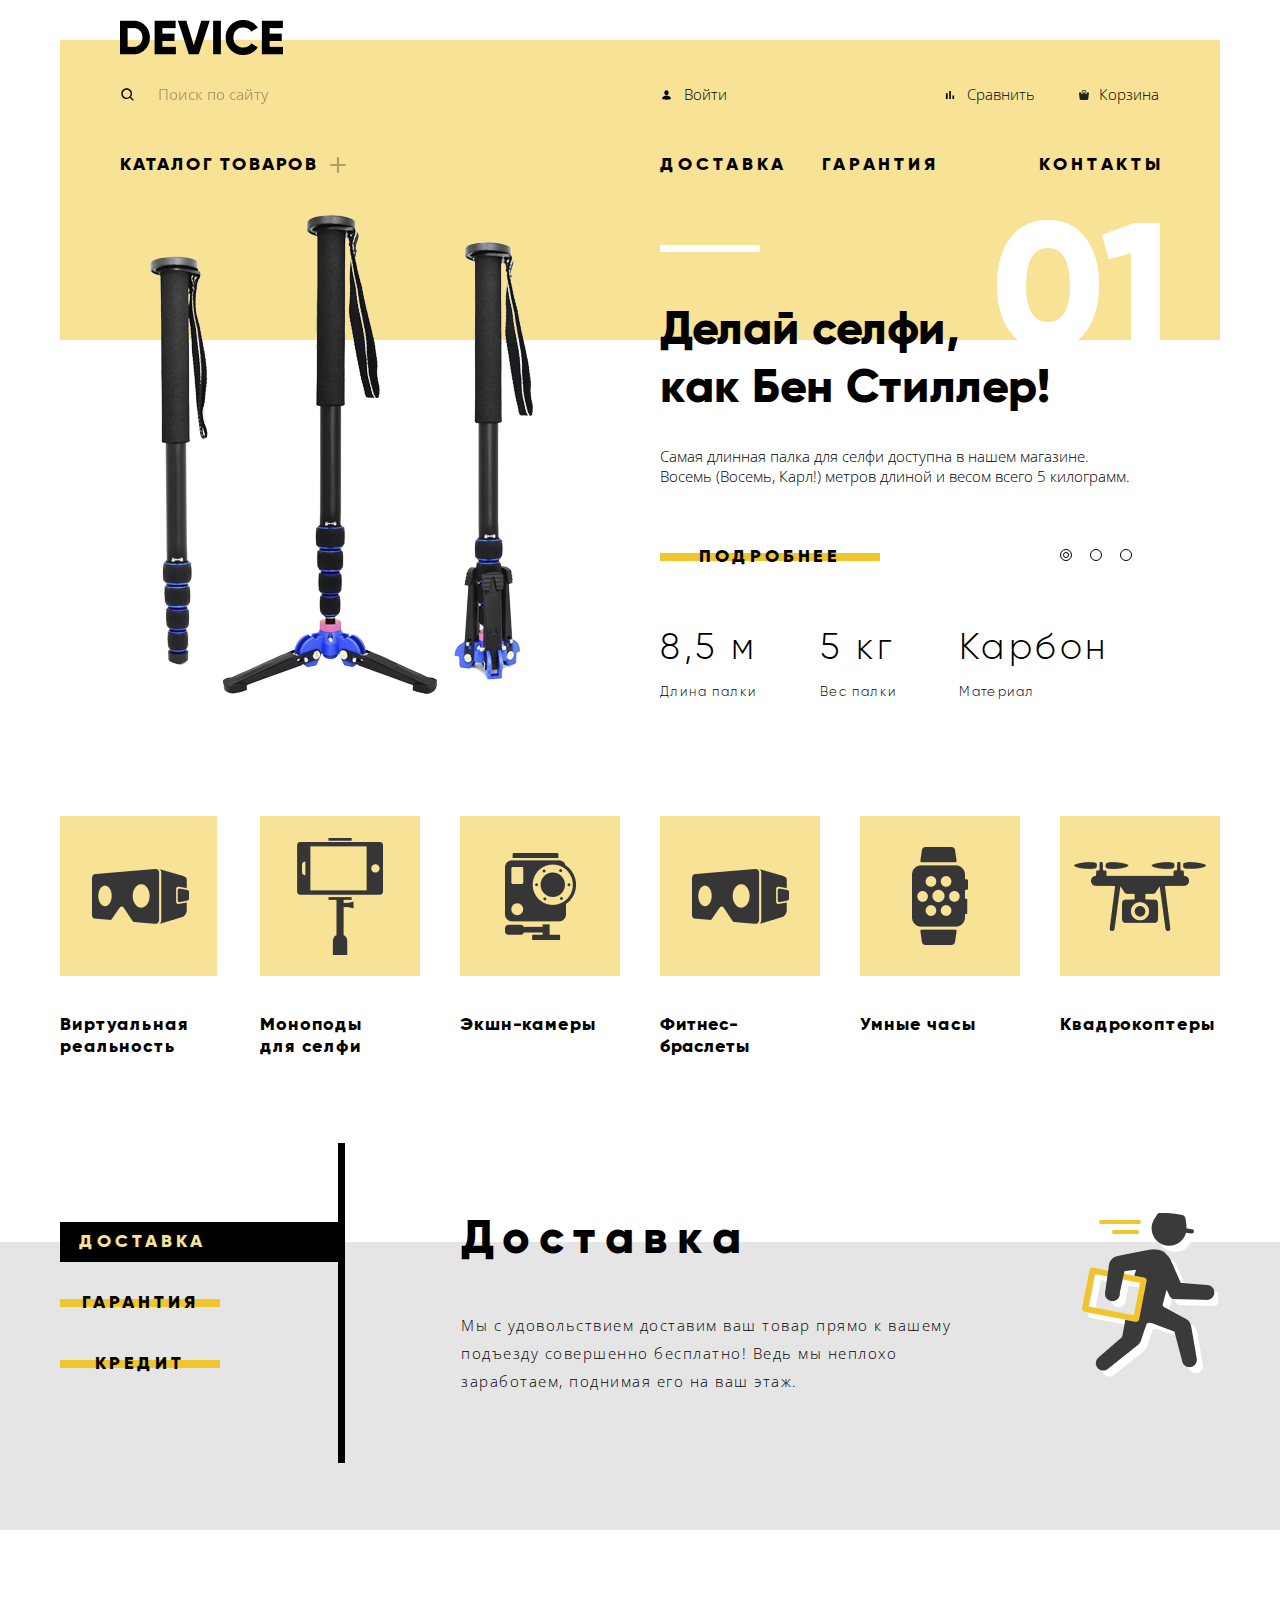
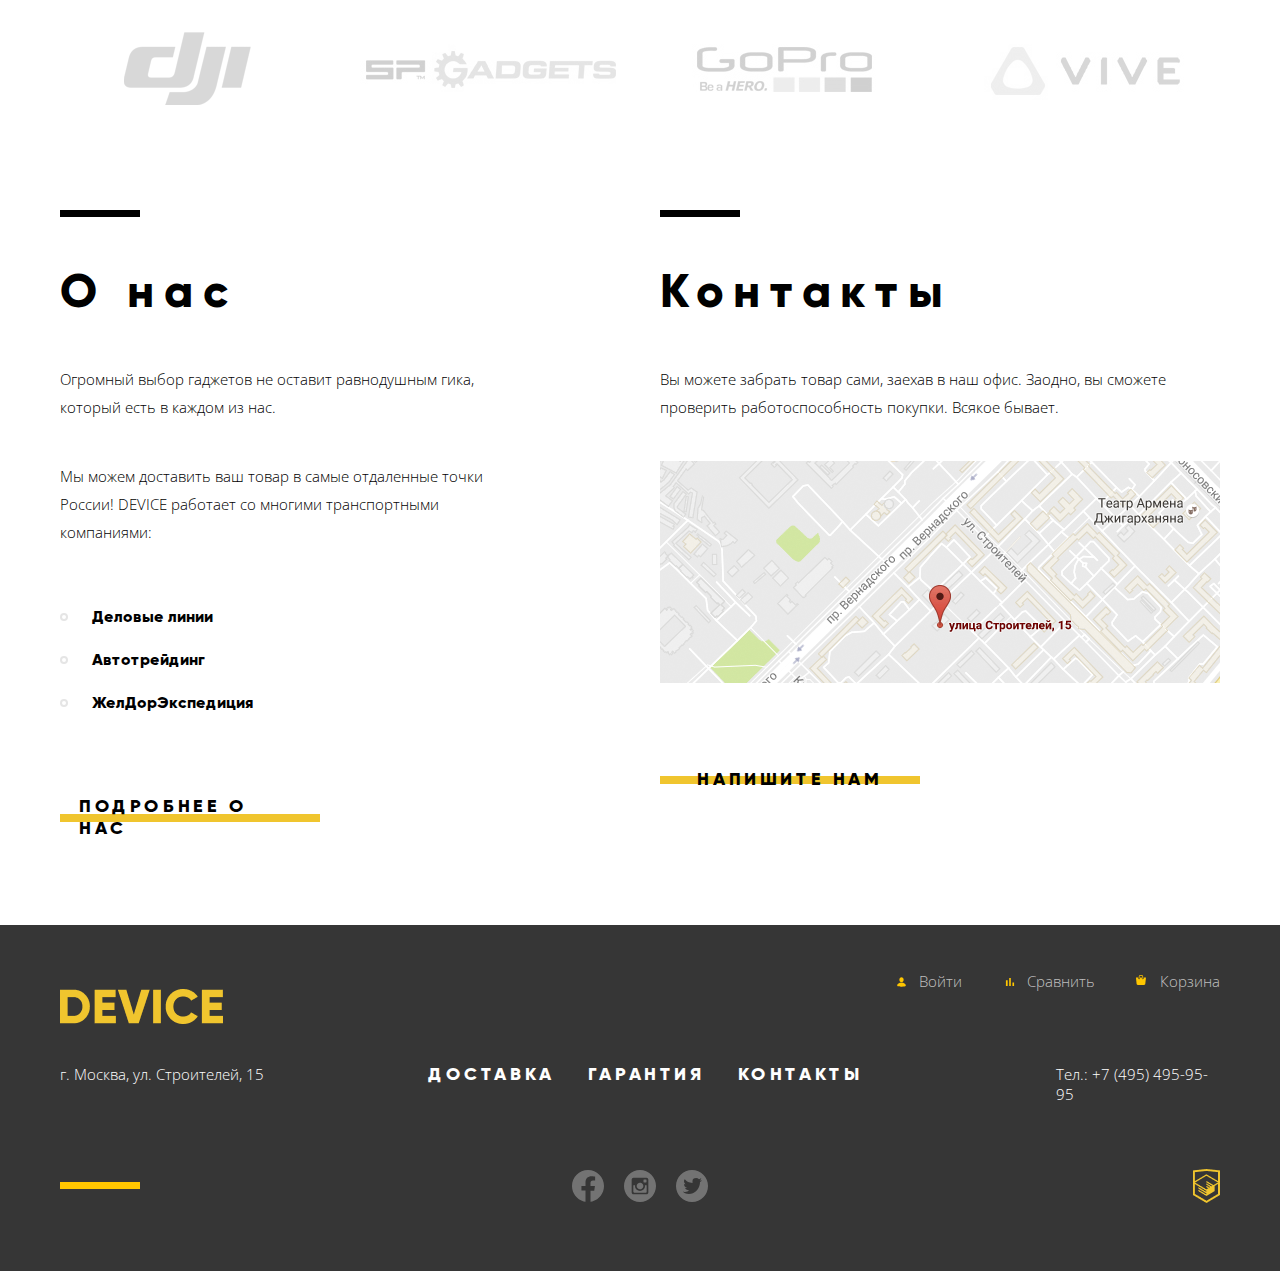
<file: index.html>
<!DOCTYPE html>
<html lang="ru">
<head>
  <meta charset="utf-8">
  <title>Девайс - Главная</title>
  <link href="https://fonts.googleapis.com/css2?family=Open+Sans:wght@300;400;600;700;800&display=swap"
        rel="stylesheet">
  <link rel="stylesheet" href="css/normalize.min.css">
  <link rel="stylesheet" href="css/style.min.css">
</head>
<body class="main-body">
<div class="container">
  <header class="main-header">
    <section class="header-upper-row">
      <h2 class="visually-hidden">Вверхняя строка с поиском и пользовательскими кнопками</h2>
      <a class="logo">
        <img src="img/logo.png" alt="лого верхний" width="163" height="35">
      </a>
      <form method="get" action="#" class="form-search">
        <label for="search-input" class="visually-hidden">
          Поиск
        </label>
        <input id="search-input" type="search" placeholder="Поиск по сайту" class="search-form__input">
        <button type="submit" class="search-form__button">Найти</button>
      </form>
      <ul class="header__user-menu">
        <li>
          <a href="#" class="link_login">Войти</a>
        </li>
        <li>
          <a href="#" class="link_compare">Сравнить</a>
        </li>
        <li>
          <a href="#" class="link_cart">Корзина</a>
        </li>
      </ul>
    </section>
    <nav class="header-main-nav">
      <ul class="header-main-nav__upper-menu">
        <li class="catalog-link">
          <a>Каталог товаров</a>
          <ul class="submenu">
            <li>
              <a href="#">Виртуальная реальность</a>
            </li>
            <li>
              <a href="#">Фитнес-браслеты</a>
            </li>
            <li>
              <a href="#">Квадрокоптер</a>
            </li>
            <li>
              <a href="catalog.html">Моноподы для селфи</a>
            </li>
            <li>
              <a href="#">Умные часы</a>
            </li>
            <li class="submenu__action-camera-option">
              <a href="#">Экшн-камеры</a>
            </li>
          </ul>
        </li>
        <li>
          <a href="#">Доставка</a>
        </li>
        <li>
          <a href="#">Гарантия</a>
        </li>
        <li>
          <a href="#">Контакты</a>
        </li>
      </ul>
    </nav>
  </header>
</div>
<main>
  <div class="container">
    <section class="slider-section">
      <h2 class="visually-hidden">Слайдер</h2>
      <ul class="promo-slider-list">
        <li>
          <article class="slider slider__slider-1 slider_active">
            <img class="promo-image" src="img/slider-1.png" alt="промо палка" width="384" height="486">
            <div class="promo-text">
              <h3>
                Делай селфи, <br>
                как Бен Стиллер!
              </h3>
              <p class="description">
                Самая длинная палка для селфи доступна в нашем магазине.
                Восемь (Восемь, Карл!) метров длиной и весом всего 5 килограмм.
              </p>
              <a href="#" class="button_interactive">Подробнее</a>
              <section class="full-description">
                <p class="property-value">8,5 м</p>
                <p class="property-value extra-margin">5 кг</p>
                <p class="property-value">Карбон</p>
                <p class="property-description">Длина палки</p>
                <p class="property-description  extra-margin">Вес палки</p>
                <p class="property-description">Материал</p>
              </section>
            </div>
          </article>
        </li>
        <li>
          <article class="slider slider__slider-2">
            <img class="promo-image" src="img/slider-2.png" alt="промо брасле" width="345" height="483">
            <div class="promo-text">
              <h3>
                Худеем<br>
                правильно!
              </h3>
              <p class="description">
                Мотивирующие фитнес-браслеты помогут найти в себе силы
                не&nbsp;пропускать занятия и соблюдать диету.
              </p>
              <a href="#" class="button_interactive">Подробнее</a>
              <section class="full-description">
                <p class="property-value">48 часов</p>
                <p class="property-description">Без подзарядки</p>
              </section>
            </div>
          </article>
        </li>
        <li>
          <article class="slider slider__slider-3">
            <img class="promo-image" src="img/slider-3.png" alt="промо квадрокоптер" width="526" height="334">
            <div class="promo-text">
              <h3>Порхает как бабочка, жалит как пчела!</h3>
              <p class="description">
                Этот обычный, на первый взгляд, квадрокоптер оснащен
                мощным лазером, замаскированным под стандартную камеру.
              </p>
              <a href="#" class="button_interactive">Подробнее</a>
              <section class="full-description">
                <p class="property-value">800 м</p>
                <p class="property-value">50 м</p>
                <p class="property-description">Дальность полета</p>
                <p class="property-description">Радиус поражения</p>
              </section>
            </div>
          </article>
        </li>
      </ul>
      <ul class="slider-controls">
        <li>
          <a href="#" aria-label="1й слайдер"
             class="button_slider-control button_slider-control_active button_slider-control-1"></a>
        </li>
        <li>
          <a href="#" aria-label="2й слайдер" class="button_slider-control button_slider-control-2"></a>
        </li>
        <li>
          <a href="#" aria-label="3й слайдер" class="button_slider-control button_slider-control-3"></a>
        </li>
      </ul>
    </section>
    <section class="product-type-section">
      <h2 class="visually-hidden">Типы продуктов</h2>
      <ul>
        <li>
          <a href="#" class="product-type product-type__virtual-reality short-width">Виртуальная реальность</a>
        </li>
        <li>
          <a href="#" class="product-type product-type__monopod">
            Моноподы<br>
            для селфи
          </a>
        </li>
        <li>
          <a href="#" class="product-type product-type__action-camera">Экшн-камеры</a>
        </li>
        <li>
          <a href="#" class="product-type product-type__fitness-tracker normal-spacing">Фитнес-браслеты</a>
        </li>
        <li>
          <a href="#" class="product-type product-type__smart-watch">Умные часы</a>
        </li>
        <li>
          <a href="#" class="product-type product-type__quodrohelicopter">Квадрокоптеры</a>
        </li>
      </ul>
    </section>
  </div>
  <section class="service-section">
    <div class="container">
      <h2 class="visually-hidden">Сервисы</h2>
      <ul class="service-list">
        <li>
          <a href="#" class="button_interactive button_interactive_active button_delivery-control">Доставка</a>
        </li>
        <li>
          <a href="#" class="button_interactive button_warranty-control">Гарантия</a>
        </li>
        <li>
          <a href="#" class="button_interactive button_credit-control">Кредит</a>
        </li>
      </ul>
      <ul class="service-slider">
        <li class="service-slide service-slider__delivery service-slider_active">
          <h3>Доставка</h3>
          <p>
            Мы с удовольствием доставим ваш товар прямо к вашему<br>
            подъезду совершенно бесплатно! Ведь мы неплохо<br>
            заработаем, поднимая его на ваш этаж.
          </p>
        </li>
        <li class="service-slide service-slider__warranty">
          <h3>Гарантия</h3>
          <p>
            Если из-за возгорания купленного у нас товара у вас сгорит дом &mdash; <br>
            не переживайте, мы выдадим вам новый. <br>
            Товар, не дом, конечно же.
          </p>
        </li>
        <li class="service-slide service-slider__credit">
          <h3>Кредит</h3>
          <p>
            Залезть в долговую яму стало проще! Кредитные консультанты<br>
            подберут для вас наиболее выгодные<br>
            условия кредита. Выгодные для нашего банка, разумеется.
          </p>
        </li>
      </ul>
    </div>
  </section>
  <div class="container">
    <section class="partner-section">
      <h2 class="visually-hidden">Партнеры</h2>
      <ul class="partner-list">
        <li>
          <a href="#">
            <img src="img/partner-logo-1.png" alt="партнер" width="260" height="100">
          </a>
        </li>
        <li>
          <a href="#">
            <img src="img/partner-logo-2.png" alt="партнер" width="260" height="100">
          </a>
        </li>
        <li>
          <a href="#">
            <img src="img/partner-logo-3.png" alt="партнер" width="260" height="100">
          </a>
        </li>
        <li>
          <a href="#">
            <img src="img/partner-logo-4.png" alt="партнер" width="260" height="100">
          </a>
        </li>
      </ul>
    </section>
    <div class="about-us-and-contact-div">
      <section class="about-us-section">
        <h2>О нас</h2>
        <p>Огромный выбор гаджетов не оставит равнодушным гика, который есть в каждом из нас.</p>
        <p>Мы можем доставить ваш товар в самые отдаленные точки России! DEVICE работает со многими транспортными
          компаниями:</p>
        <ul class="delivery-list">
          <li>Деловые линии</li>
          <li>Автотрейдинг</li>
          <li>ЖелДорЭкспедиция</li>
        </ul>
        <a href="#" class="button_interactive">Подробнее о нас</a>
      </section>
      <section class="contact-section">
        <h2>Контакты</h2>
        <p>Вы можете забрать товар сами, заехав в наш офис. Заодно, вы сможете проверить работоспособность покупки.
          Всякое
          бывает.</p>
        <a class="button-open-map" href="https://goo.gl/maps/5ifxFmitKQq85PV86">
          <img src="img/map-small.png" alt="карта" width="560" height="222">
        </a>
        <a href="writetous.html" class="button_interactive button_write-to-us">Напишите нам</a>
      </section>
    </div>
  </div>
</main>
<footer class="main-footer">
  <div class="container">
    <div class="footer__upper-row">
      <a class="logo">
        <img src="img/logo-yellow.png" alt="Лого нижний" width="163" height="35">
      </a>
      <ul class="footer__user-menu">
        <li>
          <a href="#" class="link_login">Войти</a>
        </li>
        <li>
          <a href="#" class="link_compare">Сравнить</a>
        </li>
        <li>
          <a href="#" class="link_cart">Корзина</a>
        </li>
      </ul>
    </div>
    <div class="footer__middle-row">
      <p class="middle-row__address">г. Москва, ул. Строителей, 15</p>
      <ul class="footer-nav">
        <li>
          <a href="#">Доставка</a>
        </li>
        <li>
          <a href="#">Гарантия</a>
        </li>
        <li>
          <a href="#">Контакты</a>
        </li>
      </ul>
      <p class="middle-row__phone-number">
        <span>Тел.:</span> <a href="tel:+74954959595" aria-label="контактный номер">+7 (495) 495-95-95</a>
      </p>
    </div>
    <div class="footer__bottom-row">
      <ul class="social-icon-list">
        <li>
          <a href="#" aria-label="фейсбук">
            <img src="img/social-icon-facebook.svg" alt="соц. сеть" width="32" height="32">
          </a>
        </li>
        <li>
          <a href="#" aria-label="инстаграм">
            <img src="img/social-icon-instagram.svg" alt="соц. сеть" width="32" height="32">
          </a>
        </li>
        <li>
          <a href="#" aria-label="твиттер">
            <img src="img/social-icon-twitter.svg" alt="соц. сеть" width="32" height="32">
          </a>
        </li>
      </ul>
      <a href="https://htmlacademy.ru/intensive/htmlcss" aria-label="ссылка на академию" class="link-academy">
        <img src="img/logo-html.png" alt="лого академии" width="27" height="34">
      </a>
    </div>
  </div>
</footer>
<section class="popup-feedback modal">
  <h2 class="visually-hidden">Обратная связь</h2>
  <form method="post" action="#" class="feedback-form">
    <label>
      Ваше имя:
      <input class="name-input" type="text" name="name" placeholder="Имя Фамилия">
    </label>
    <label>
      Ваш e-mail:
      <input class="email-input" type="email" name="email" placeholder="email@example.com">
    </label>
    <label class="text-area-label">
      Текст письма:
      <textarea class="msg-textarea" name="message" placeholder="В свободной форме"></textarea>
    </label>
    <button type="submit" class="button_interactive">Отправить</button>
  </form>
  <button class="button-close-popup" title="кнопка закрыть"></button>
</section>
<section class="popup-map modal">
  <h2 class="visually-hidden">Карта</h2>
  <iframe
    src="https://www.google.com/maps/embed?pb=!1m18!1m12!1m3!1d2249.1125488779976!2d37.52742931592807!3d55.687030980535816!2m3!1f0!2f0!3f0!3m2!1i1024!2i768!4f13.1!3m3!1m2!1s0x46b54cf65f5c8955%3A0x694710ccd55501e!2sUlitsa%20Stroiteley%2C%2015%2C%20Moskva%2C%20Russia%2C%20119311!5e0!3m2!1sen!2sby!4v1594752108766!5m2!1sen!2sby"
    allowfullscreen="" aria-hidden="false"
    tabindex="0"></iframe>
  <button class="button-close-popup" title="кнопка закрыть"></button>
</section>
<script src="js/script.min.js"></script>
</body>
</html>
</file>
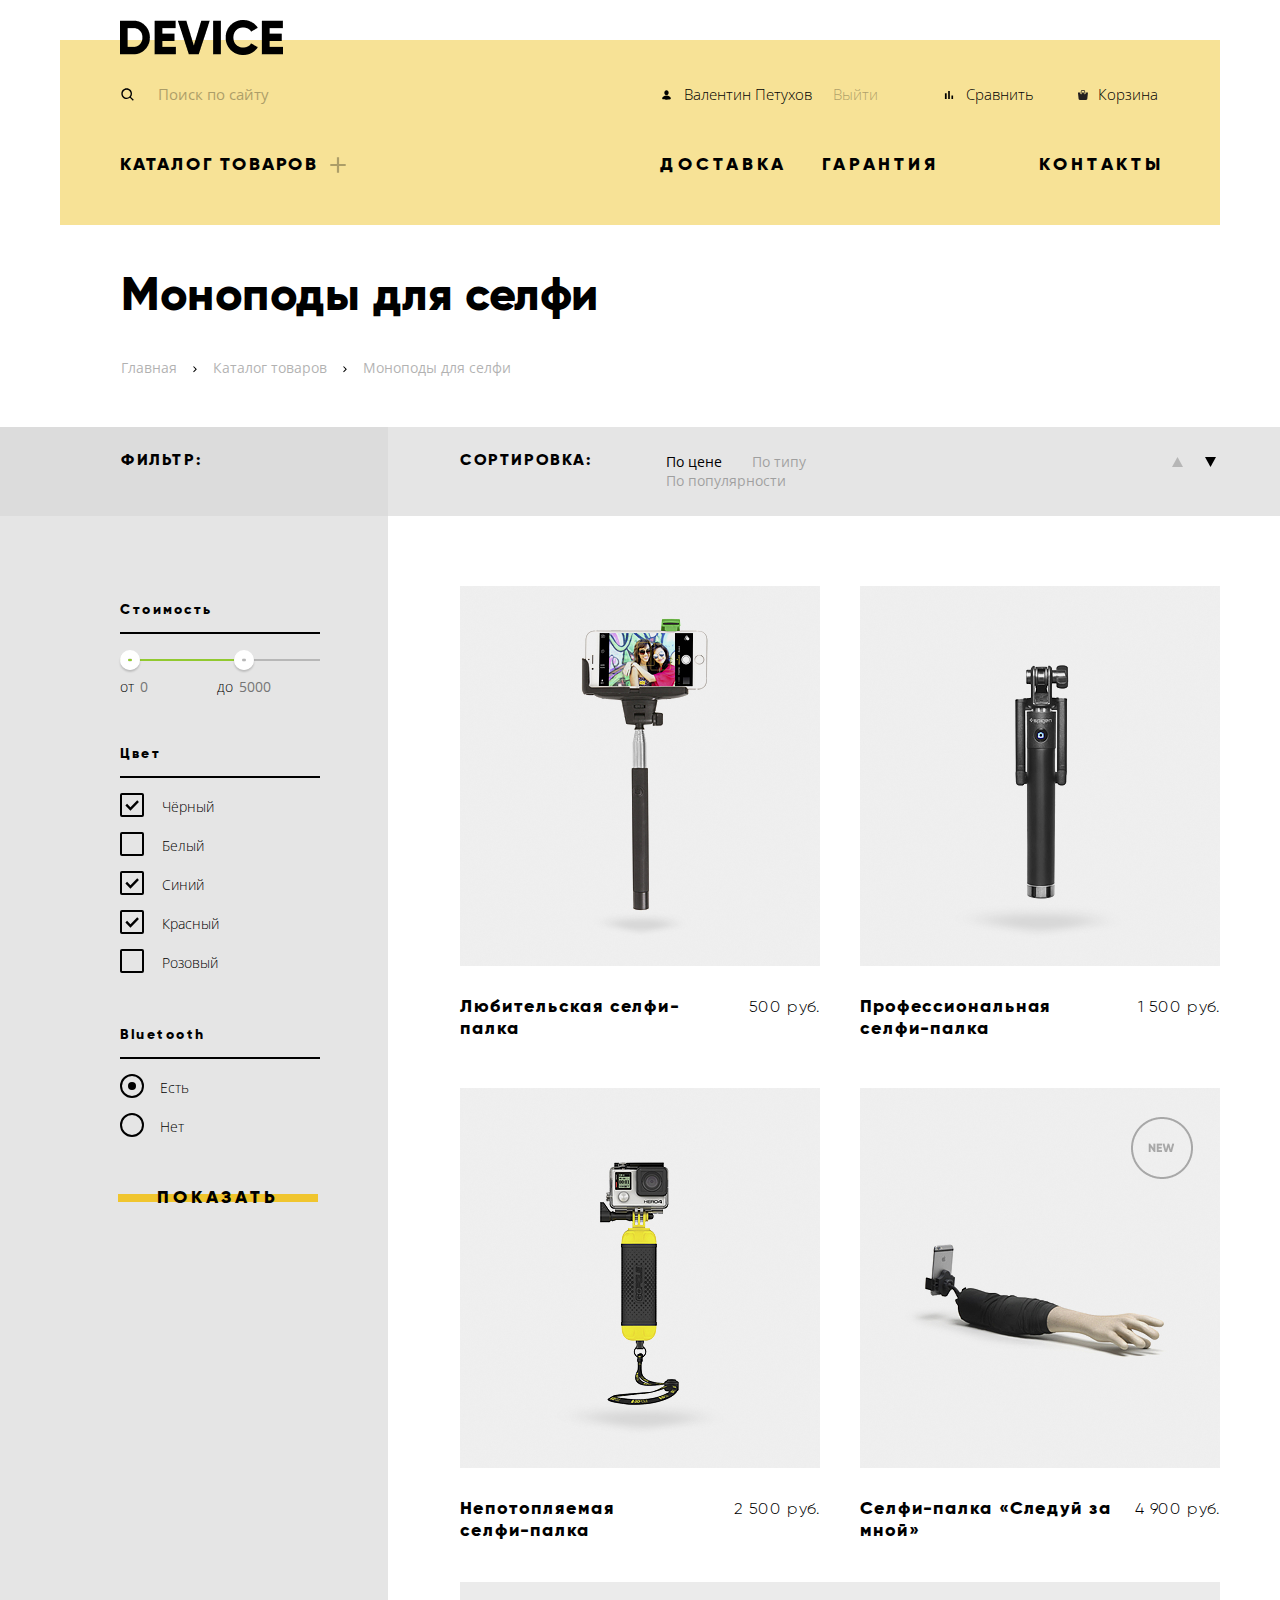
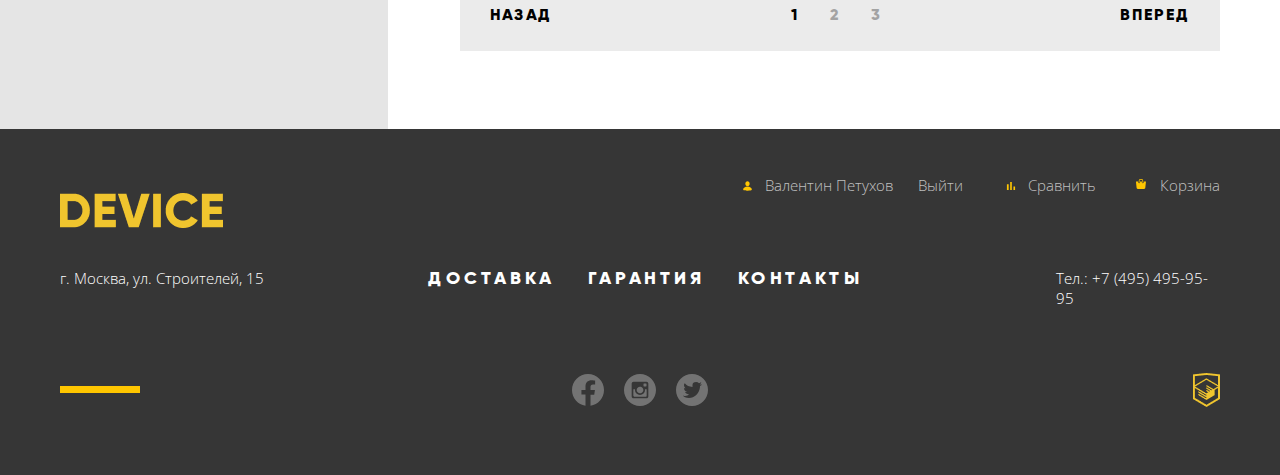
<file: catalog.html>
<!DOCTYPE html>
<html lang="ru">
<head>
  <meta charset="UTF-8">
  <title>Девайс - Каталог</title>
  <link href="https://fonts.googleapis.com/css2?family=Open+Sans:wght@300;400;600;700;800&display=swap"
        rel="stylesheet">
  <link rel="stylesheet" href="css/normalize.min.css">
  <link rel="stylesheet" href="css/style.min.css">
</head>
<body class="main-body">
<div class="container">
  <header class="main-header main-header_catalog">
    <section class="header-upper-row">
      <h2 class="visually-hidden">Вверхняя строка с поиском и кнопками</h2>
      <a href="index.html" class="logo">
        <img src="img/logo.png" alt="лого верхний" width="163" height="35">
      </a>
      <form method="get" action="#" class="form-search">
        <label class="visually-hidden" for="search-input">
          Поиск
        </label>
        <input id="search-input" type="search" placeholder="Поиск по сайту" class="search-form__input">
        <button type="submit" class="search-form__button">Найти</button>
      </form>
      <ul class="header__user-menu header__user-menu_catalog">
        <li>
          <a class="link_login" href="#" aria-label="ссылка на профиль">Валентин Петухов</a>
        </li>
        <li>
          <a class="link_exit" href="#">Выйти</a>
        </li>
        <li>
          <a class="link_compare" href="#">Сравнить</a>
        </li>
        <li>
          <a class="link_cart" href="#">Корзина</a>
        </li>
      </ul>
    </section>
    <nav class="header-main-nav">
      <ul class="header-main-nav__upper-menu">
        <li class="catalog-link">
          <a href="catalog.html">Каталог товаров</a>
          <ul class="submenu">
            <li>
              <a href="#">Виртуальная реальность</a>
            </li>
            <li>
              <a href="#">Фитнес-браслеты</a>
            </li>
            <li>
              <a href="#">Квадрокоптер</a>
            </li>
            <li>
              <a href="#">Моноподы для селфи</a>
            </li>
            <li>
              <a href="#">Умные часы</a>
            </li>
            <li class="submenu__action-camera-option">
              <a href="#">Экшн-камеры</a>
            </li>
          </ul>
        </li>
        <li>
          <a href="#">Доставка</a>
        </li>
        <li>
          <a href="#">Гарантия</a>
        </li>
        <li>
          <a href="#">Контакты</a>
        </li>
      </ul>
    </nav>
  </header>
</div>
<main class="main">
  <div class="container">
    <h1>Моноподы для селфи</h1>
    <ul class="breadcrumbs">
      <li>
        <a href="index.html">Главная</a>
      </li>
      <li>
        <img src="img/breadcrumbs-icon-arrow-nav.svg" alt="стрелка в хлебных крошках" width="4" height="7">
      </li>
      <li>
        <a href="#">Каталог товаров</a>
      </li>
      <li>
        <img src="img/breadcrumbs-icon-arrow-nav.svg" alt="стрелка в хлебных крошках" width="4" height="7">
      </li>
      <li>
        <a>Моноподы для селфи</a>
      </li>
    </ul>
  </div>
  <div class="filter-sort-div">
    <h2 class="filter-header">Фильтр:</h2>
    <section class="sort-section">
      <h3>Сортировка:</h3>
      <ul class="sort-section-link-list">
        <li>
          <a href="#" class="sort-link_active">По цене</a>
        </li>
        <li>
          <a href="#">По типу</a>
        </li>
        <li>
          <a href="#">По популярности</a>
        </li>
      </ul>
      <ul class="sort-section-icon-list">
        <li>
          <a href="#" aria-label="сортировка по возрастанию">
            <img src="img/sort-icon-up.svg" alt="сортировка по возрастанию" width="18" height="18">
          </a>
        </li>
        <li>
          <a href="#" aria-label="сортировка по убыванию" class="sort-link_active">
            <img src="img/sort-icon-down.svg" alt="сортировка по убыванию" width="18" height="18">
          </a>
        </li>
      </ul>
    </section>
  </div>
  <div class="form-catalog-div">
    <form method="get" action="https://echo.htmlacademy.ru/" class="form-filter">
      <fieldset class="fieldset-price">
        <legend>Стоимость</legend>
        <div class="price-range">
          <div class="scale">
            <div class="bar"></div>
          </div>
          <div class="toggle toggle-min" tabindex="0" aria-label="ползунок минимальной цены"></div>
          <div class="toggle toggle-max" tabindex="0" aria-label="ползунок максимальной цены"></div>
        </div>
        <div class="price-inputs">
          <label>
            от <input class="min-price" type="number" name="min-price" placeholder="0">
          </label>
          <label>
            до <input class="max-price" type="number" name="max-price" placeholder="5000">
          </label>
        </div>
      </fieldset>
      <fieldset class="fieldset-color">
        <legend>Цвет</legend>
        <label class="check">
          <input class="check__input" type="checkbox" name="black" checked>
          <span class="check__box"></span>
          Чёрный
        </label>
        <label class="check">
          <input class="check__input" type="checkbox" name="white">
          <span class="check__box"></span>
          Белый
        </label>
        <label class="check">
          <input class="check__input" type="checkbox" name="blue" checked>
          <span class="check__box"></span>
          Синий
        </label>
        <label class="check">
          <input class="check__input" type="checkbox" name="red" checked>
          <span class="check__box"></span>
          Красный
        </label>
        <label class="check">
          <input class="check__input" type="checkbox" name="pink">
          <span class="check__box"></span>
          Розовый
        </label>
      </fieldset>
      <fieldset class="fieldset-bluetooth">
        <legend>Bluetooth</legend>
        <label class="check">
          <input class="check__input" type="radio" name="bluetooth-presence" value="presence" checked>
          <span class="check__radio"></span>
          Есть
        </label>
        <label class="check">
          <input class="check__input" type="radio" name="bluetooth-presence" value="absence">
          <span class="check__radio"></span>
          Нет
        </label>
      </fieldset>
      <button type="submit" class="button_interactive">Показать</button>
    </form>
    <div class="catalog-pages-div">
      <section class="catalog-section">
        <h3 class="visually-hidden">Секция с продуктами</h3>
        <article class="product">
          <img src="img/product-1.jpg" alt="продукт" width="360" height="380">
          <div class="product-text">
            <a href="#">Любительская селфи-палка</a>
            <p class="price">500 руб.</p>
          </div>
          <div class="product-hover-div">
            <button type="button" class="button_interactive">В корзину</button>
            <button type="button" class="button-add-to-compare">Добавить к сравнению</button>
          </div>
        </article>
        <article class="product">
          <img src="img/product-2.jpg" alt="продукт" width="360" height="380">
          <div class="product-text">
            <a href="#">
              Профессиональная<br>
              селфи-палка
            </a>
            <p class="price">1 500 руб.</p>
          </div>
          <div class="product-hover-div">
            <button type="button" class="button_interactive">В корзину</button>
            <button type="button" class="button-add-to-compare">Добавить к сравнению</button>
          </div>
        </article>
        <article class="product">
          <img src="img/product-3.jpg" alt="продукт" width="360" height="380">
          <div class="product-text">
            <a href="#">
              Непотопляемая<br>
              селфи-палка
            </a>
            <p class="price">2 500 руб.</p>
          </div>
          <div class="product-hover-div">
            <button type="button" class="button_interactive">В корзину</button>
            <button type="button" class="button-add-to-compare">Добавить к сравнению</button>
          </div>
        </article>
        <article class="product new-marker">
          <img src="img/product-4.jpg" alt="продукт" width="360" height="380">
          <div class="product-text">
            <a href="#">Селфи-палка &laquo;Следуй за мной&raquo;</a>
            <p class="price">4 900 руб.</p>
          </div>
          <div class="product-hover-div">
            <button type="button" class="button_interactive">В корзину</button>
            <button type="button" class="button-add-to-compare">Добавить к сравнению</button>
          </div>
        </article>
      </section>
      <section class="pages-section">
        <h3 class="visually-hidden">Страницы</h3>
        <ul class="pages-section__page-list">
          <li>
            <a href="#" class="pages-section__word">Назад</a>
          </li>
          <li>
            <a href="#" class="pages-section__number pages-section__number_active" aria-label="первая страница">1</a>
          </li>
          <li>
            <a href="#" class="pages-section__number" aria-label="вторая страница">2</a>
          </li>
          <li>
            <a href="#" class="pages-section__number" aria-label="третья страница">3</a>
          </li>
          <li>
            <a href="#" class="pages-section__word">Вперед</a>
          </li>
        </ul>
      </section>
    </div>
  </div>
</main>
<footer class="main-footer main-footer_catalog">
  <div class="container">
    <div class="footer__upper-row">
      <a class="logo" href="index.html">
        <img src="img/logo-yellow.png" alt="Лого нижний" width="163" height="35">
      </a>
      <ul class="footer__user-menu">
        <li>
          <a href="#" class="link_login link_login_catalog">Валентин Петухов</a>
        </li>
        <li class="list-item_link_exit">
          <a href="#" class="link_exit">Выйти</a>
        </li>
        <li>
          <a href="#" class="link_compare">Сравнить</a>
        </li>
        <li>
          <a href="#" class="link_cart">Корзина</a>
        </li>
      </ul>
    </div>
    <div class="footer__middle-row">
      <p class="middle-row__address">г. Москва, ул. Строителей, 15</p>
      <ul class="footer-nav">
        <li>
          <a href="#">Доставка</a>
        </li>
        <li>
          <a href="#">Гарантия</a>
        </li>
        <li>
          <a href="#">Контакты</a>
        </li>
      </ul>
      <p class="middle-row__phone-number">
        <span>Тел.:</span> <a href="tel:+74954959595" aria-label="контактный номер">+7 (495) 495-95-95</a>
      </p>
    </div>
    <div class="footer__bottom-row">
      <ul class="social-icon-list">
        <li>
          <a href="#" aria-label="фейсбук">
            <img src="img/social-icon-facebook.svg" alt="соц. сеть" width="32" height="32">
          </a>
        </li>
        <li>
          <a href="#" aria-label="инстаграм">
            <img src="img/social-icon-instagram.svg" alt="соц. сеть" width="32" height="32">
          </a>
        </li>
        <li>
          <a href="#" aria-label="твиттер">
            <img src="img/social-icon-twitter.svg" alt="соц. сеть" width="32" height="32">
          </a>
        </li>
      </ul>
      <a href="https://htmlacademy.ru/intensive/htmlcss" aria-label="ссылка на академию" class="link-academy">
        <img src="img/logo-html.png" alt="лого академии" width="27" height="34">
      </a>
    </div>
  </div>
</footer>
</body>
</html>
</file>
<file: css/style.min.css>
:root{--black-basic:#000;--black-almost:#363636;--white:#fff;--grey-basic:#7e7e7e;--grey-dark:#464646;--grey-light:#e5e5e5;--grey-back:#ebebeb;--grey-form-back:#f2f2f2;--grey-form-back-hover:#eaeaea;--grey-page-hover:#d9d9d9;--grey-filter-back:#dcdcdc;--yellow:#f7e296;--yellow-bar:#ffc600;--orange:#f0c52e;--green:#91c92f;--pink:#f6dada;--font-open-sans:"Open Sans",Arial,sans-serif;--font-gilroy:"Gilroy",Arial,sans-serif;--transition-duration:0.6s}@font-face{font-family:Gilroy;src:url(../fonts/gilroy-extrabold.woff2) format("woff2"),url(../fonts/gilroy-extrabold.woff) format("woff")}@font-face{font-family:Gilroy;font-weight:300;src:url(../fonts/gilroy-light.woff2) format("woff2"),url(../fonts/gilroy-light.woff) format("woff")}body{margin:0;padding:0;min-width:1160px;font-family:var(--font-open-sans);font-size:15px;line-height:28px}a{text-decoration:none;color:var(--black-basic)}.container{margin:0 auto;width:1200px;padding:0 20px}.visually-hidden{position:absolute;width:1px;height:1px;margin:-1px;padding:0;border:0;clip:rect(0 0 0 0);overflow:hidden}.main-body ul{list-style:none}.main-body h1,.main-body h2,.main-body h3,.main-body p,.main-body ul{padding:0;margin:0}.main-body h1{margin-top:44px;margin-left:61px}.main-body .breadcrumbs{display:flex;flex-wrap:wrap;margin-top:31px;margin-left:61px}.breadcrumbs li{margin-right:16px}.main-header{margin-top:20px;padding-left:60px;padding-right:58px;padding-bottom:49px;background-image:linear-gradient(var(--white) 20px,var(--yellow) 20px)}.header-upper-row{display:flex;flex-wrap:wrap;font-weight:300;font-size:15px;line-height:20px}.header-main-nav{margin-top:32px;font-weight:800;font-size:18px;line-height:22px;font-family:var(--font-gilroy);text-transform:uppercase}.header-main-nav__upper-menu{display:flex;flex-wrap:wrap;width:1044px}.form-search{position:relative;display:flex;width:539px}.form-search::before{position:absolute;content:"";left:0;top:20px;width:16px;height:16px;background-image:url(../img/user-icon-search.svg)}.header__user-menu li:nth-child(2){margin-left:215px}.header__user-menu_catalog li:nth-child(2){margin-left:21px}.header__user-menu_catalog li:nth-child(3){margin-left:63px}.header__user-menu li:last-child{margin-left:39px}.header__user-menu_catalog li:nth-child(4){margin-left:39px}.header-main-nav .submenu{position:absolute;z-index:1;top:22px;left:-60px;display:none;gap:6px 61px;grid-template-columns:repeat(3,max-content);grid-template-rows:repeat(3,30px);width:1160px;min-height:146px;padding:31px 60px;font-weight:300;font-size:15px;line-height:20px;font-family:var(--font-open-sans);text-transform:none;letter-spacing:normal;background-color:var(--yellow)}.submenu__action-camera-option{grid-row-start:3}.slider-section{position:relative;font-family:var(--font-gilroy);background-image:linear-gradient(var(--yellow) 115px,var(--white) 115px);min-height:591px}.slider-section::before{position:absolute;content:"";top:20px;right:460px;width:100px;height:7px;background-color:var(--white)}.slider-section article{position:relative;padding:0 35px 5px 0}.slider__slider-1 .promo-image{margin-left:89px;margin-top:-14px}.slider__slider-1 .promo-text{margin-left:127px;margin-top:78px}.slider__slider-2 .promo-image{margin-left:116px;margin-top:12px}.slider__slider-2 .promo-text{margin-left:140px;margin-top:78px}.slider__slider-3 .promo-image{margin-left:30px;margin-top:68px}.slider__slider-3 .promo-text{margin-left:44px;margin-top:78px}.slider::after{position:absolute;content:"01";top:-35px;right:64px;width:164px;height:131px;font-family:var(--font-gilroy);font-weight:800;font-size:179px;line-height:219px;text-transform:uppercase;color:var(--white)}.slider__slider-2::after{content:"02";width:194px}.slider__slider-3::after{content:"03";width:196px}.slider .button_interactive{width:220px;margin-top:51px}.service-section{margin-top:69px;background-image:linear-gradient(var(--white) 115px,var(--grey-light) 115px)}.service-section .container{display:flex;min-height:403px}.full-description{display:grid;grid-template-columns:repeat(3,1fr);margin-top:51px;width:450px;row-gap:15px}.slider__slider-3 .full-description{width:318px}.slider__slider-2 .full-description{grid-template-columns:repeat(1,1fr);width:190px;gap:15px}.slider__slider-3 .full-description{grid-template-columns:repeat(2,1fr)}.slider-controls{position:absolute;right:88px;top:324px;display:flex}.slider-controls li{margin-right:18px}.slider-controls li:last-child{margin-right:0}.button_slider-control{position:relative;display:block;width:12px;height:12px;border-radius:50%;border:1px solid var(--black-basic)}.button_slider-control_active::before{position:absolute;content:"";width:6px;height:6px;top:50%;left:50%;border-radius:50%;border:1px solid var(--black-basic);transform:translate(-50%,-50%)}.main-footer,.slider-section .description{font-family:var(--font-open-sans);font-weight:300;font-size:15px;line-height:20px}.main-body .description{margin-top:27px;width:471px}.slider-section h3{font-weight:800;font-size:47px;line-height:58px}.slider__slider-3 h3{position:relative;z-index:1}.slider-section .property-value{font-weight:300;font-size:36px;line-height:42px;letter-spacing:.1em}.slider__slider-1 .extra-margin{margin-left:10px}.slider-section .property-description{font-weight:300;font-size:13px;line-height:15px;letter-spacing:.1em}.button_interactive{position:relative;z-index:2;display:flex;justify-content:center;align-items:center;min-width:160px;padding:9px 19px;text-transform:uppercase;background-color:transparent;border:none}.button_interactive::before{position:absolute;z-index:-1;content:"";width:100%;height:8px;background-color:var(--orange);transition-duration:var(--transition-duration)}.product-hover-div .button_interactive{width:200px}.button_interactive:hover::before{height:100%}.button_interactive:active{color:rgba(0,0,0,.3);outline:0}.service-section .button_interactive{width:160px}.service-section .button_interactive:active,.service-section .button_interactive_active{width:280px;justify-content:flex-start;color:var(--yellow);background-color:var(--black-basic);transition-duration:var(--transition-duration)}.service-section .button_interactive:active::before,.service-section .button_interactive_active::before{display:none}.button_interactive,.catalog-section a,.footer-nav,.popup-feedback label,.product-type-section,.service-section a{font-family:var(--font-gilroy);font-weight:800;font-size:18px;line-height:22px}.footer-nav,.social-icon-list{display:flex;flex-wrap:wrap}.main-footer .social-icon-list{margin-left:432px}.footer-nav li{margin-right:33px}.footer__user-menu a,.header__user-menu a{position:relative;display:block;padding-left:25px}.footer__user-menu .link_exit,.header__user-menu_catalog .link_exit{padding-left:0}.header__user-menu_catalog .link_exit{opacity:.3}.list-item_link_exit{margin-left:-14px}.footer__user-menu a::before,.header__user-menu a::before{position:absolute;content:"";left:1px;top:4px;width:13px;height:14px;background-image:url(../img/user-icon-user-yellow.svg)}.header__user-menu .link_login_catalog::before{background-image:url(../img/user-icon-user-login-yellow.svg)}.header__user-menu .link_login::before{background-image:url(../img/user-icon-user.svg)}.header__user-menu .link_compare::before{width:14px;height:14px;background-image:url(../img/user-icon-chart.svg)}.header__user-menu .link_cart::before{left:5px;top:6px;width:10px;height:10px;background-image:url(../img/user-icon-cart.svg)}.footer__user-menu .link_exit::before,.header__user-menu_catalog .link_exit::before{display:none}.footer__user-menu .link_compare::before{width:14px;height:14px;background-image:url(../img/user-icon-chart-yellow.svg)}.footer__user-menu .link_cart::before{width:10px;height:10px;background-image:url(../img/user-icon-cart-yellow.svg)}.social-icon-list li{margin-right:20px}.footer-nav li:last-child,.social-icon-list li:last-child{margin-right:0}.main-footer .footer__user-menu{width:326px}.main-footer_catalog .footer__user-menu{width:480px}.footer__user-menu{display:flex;justify-content:space-between}.product-type-section ul{display:grid;grid-template-columns:repeat(6,160px);gap:40px}.about-us-section h2,.contact-section h2,.main h1,.service-section h3{font-family:var(--font-gilroy);font-weight:800;font-size:47px;line-height:58px}.about-us-section p,.contact-section p,.service-section p{font-family:var(--font-open-sans);font-weight:300;font-size:15px;line-height:28px}.main-body .delivery-list{margin-top:58px;font-family:var(--font-gilroy);font-weight:800;font-size:16px;line-height:28px}.delivery-list li{position:relative;margin-bottom:15px;padding-left:32px}.delivery-list li::before{position:absolute;content:"";top:9px;left:0;width:8px;height:8px;border:2px solid var(--grey-light);border-radius:50%}.main-body .service-list{position:relative;width:280px;margin-top:95px}.service-list li{margin-bottom:21px}.service-list::after{position:absolute;content:"";z-index:1;left:278px;top:-79px;height:320px;width:7px;background-color:var(--black-basic)}.main-body .service-slider{margin-left:121px}.service-slider h3{margin-top:85px}.service-slider p{margin-top:41px;width:600px;letter-spacing:.1em}.service-slider__warranty p{line-height:31px}.service-slide{position:relative}.service-slide::after{position:absolute;content:"";right:-157px;top:1px;width:136px;height:164px;background-image:url(../img/service-delivery.png)}.service-slider__warranty::after{right:-175px;top:-17px;width:171px;height:195px;background-image:url(../img/service-warranty.png)}.service-slider__credit::after{right:-151px;top:-22px;width:156px;height:188px;background-image:url(../img/service-credit.png)}.partner-section{margin-top:90px}.partner-list{display:flex;flex-wrap:wrap}.partner-list li{margin-right:40px}.partner-list li:nth-child(4n){margin-right:0}.about-us-and-contact-div{display:flex;margin-top:90px;margin-bottom:76px}.about-us-and-contact-div .button_interactive{width:260px;margin-top:69px}.contact-section img{margin-top:40px}.about-us-section{width:473px;margin-right:127px}.about-us-section::before,.contact-section::before{position:absolute;content:"";top:-8px;left:0;width:80px;height:7px;background-color:var(--black-basic)}.contact-section{width:560px}.about-us-section,.contact-section{position:relative;padding-top:48px}.about-us-and-contact-div h3{margin-bottom:50px}.about-us-and-contact-div p{margin-top:41px}.breadcrumbs,.form-filter label,.popup-feedback input,.popup-feedback textarea,.sort-section-link-list{font-weight:400;font-size:14px;line-height:19px}.breadcrumbs a,.link-exit{opacity:.3}.main h2,.pages-section,.sort-section h3{font-family:var(--font-gilroy);font-weight:800;font-size:16px;line-height:20px;text-transform:uppercase}.sort-section h3{letter-spacing:.1em}.form-filter legend{font-family:var(--font-gilroy);font-weight:800;font-size:14px;line-height:17px}.form-filter label{font-weight:300}.main-body .price{margin-top:3px;margin-left:auto;font-family:var(--font-gilroy);font-weight:300;font-size:16px;line-height:18px;letter-spacing:.05em}.product-text a{width:273px;letter-spacing:.05em}.button-add-to-compare{font-weight:300;font-size:13px;line-height:18px}.pages-section{margin-bottom:78px;background-color:var(--grey-back)}.pages-section .pages-section__page-list{display:flex;flex-wrap:wrap}.pages-section__page-list li:last-child,.pages-section__page-list li:nth-child(2){margin-left:auto}.footer__user-menu a{color:rgba(255,255,255,.7)}.footer__user-menu a::before{opacity:1}.main-footer{padding:46px 0 64px;color:var(--white);background-color:var(--black-almost)}.main-footer .logo{margin-top:18px}.footer__middle-row a{color:inherit;text-transform:uppercase}.about-us-section h2,.button_interactive,.contact-section h2,.footer-nav a,.header-main-nav,.service-section h3{letter-spacing:.2em}.catalog-link{position:relative;width:240px;padding-right:40px;letter-spacing:.1em}.catalog-link::after{position:absolute;content:"";right:11px;width:22px;height:22px;background-image:url(../img/menu-icon-plus.svg)}.header-main-nav__upper-menu>li:nth-child(2){margin-left:300px}.header-main-nav__upper-menu>li:nth-child(3){margin-left:35px}.header-main-nav__upper-menu>li:last-child{margin-left:auto}.catalog-link:hover .submenu{display:grid}.main-footer a:hover,.main-header a:hover{opacity:.6}.footer__user-menu a:hover{color:#fff;opacity:1}.footer__user-menu a:hover::before{opacity:.6}.main-footer a:active,.main-header a:active{opacity:.3}.search-form__input{padding:19px 17px 19px 38px;width:356px;background-color:var(--yellow);border:none;outline:0}.search-form__input::-webkit-input-placeholder{color:var(--black-basic);opacity:.3}.search-form__input::-moz-placeholder{color:var(--black-basic);opacity:.3}.search-form__input::placeholder{color:var(--black-basic);opacity:.3}.search-form__input:hover::-webkit-input-placeholder{opacity:.6}.search-form__input:hover::-moz-placeholder{opacity:.6}.search-form__input:hover::placeholder{opacity:.6}.search-form__input:focus::-webkit-input-placeholder{opacity:1}.search-form__input:focus::-moz-placeholder{opacity:1}.search-form__input:focus::placeholder{opacity:1}.search-form__button{display:none;justify-content:center;align-items:center;width:84px;padding:15px 17px;font-weight:300;font-size:15px;line-height:20px;text-transform:uppercase;background-color:var(--yellow);border:2px solid var(--black-almost);transition-duration:var(--transition-duration)}.main-header .logo{width:100%;margin-bottom:8px}.main-body .header__user-menu{display:flex;flex-wrap:wrap;width:500px;padding:17px 0}.logo{transition-duration:var(--transition-duration)}.search-form__input:focus+.search-form__button{display:flex}.search-form__button:hover{color:var(--white);background-color:var(--black-basic)}.search-form__button:active{display:flex;color:rgba(255,255,255,.3)}.service-slider__credit,.service-slider__delivery,.service-slider__warranty,.slider__slider-1,.slider__slider-2,.slider__slider-3{display:none}.service-slider_active{display:block}.slider_active{display:flex}.product-type{position:relative;display:flex;padding-top:198px;flex-direction:column;letter-spacing:.05em}.normal-spacing{letter-spacing:normal}.product-type::before{position:absolute;content:"";top:0;width:160px;height:160px;background-color:var(--yellow);transition-duration:var(--transition-duration)}.short-width::after,.short-width::before{width:157px}.product-type:hover::before{z-index:1;background-color:var(--orange)}.product-type::after{position:absolute;content:"";z-index:2;top:0;width:160px;height:160px;background-image:url(../img/product-type-reality.png);background-repeat:no-repeat;background-position:center;transition-duration:var(--transition-duration)}.product-type__virtual-reality{width:157px}.product-type__monopod::after{background-image:url(../img/product-type-monopod.png)}.product-type__action-camera::after{background-image:url(../img/product-type-action-camera.png)}.product-type__fintess-tracker::after{background-image:url(../img/product-type-fitness-bracket.png)}.product-type__smart-watch::after{background-image:url(../img/product-type-smart-watch.png)}.product-type__quodrohelicopter::after{background-image:url(../img/product-type-quadrohelicopter.png)}.product-type:active::after{opacity:.3}.popup-feedback input,.popup-feedback textarea{color:rgba(0,0,0,.4);background-color:var(--grey-form-back);border:2px solid transparent}.popup-feedback input:hover,.popup-feedback textarea:hover{background-color:var(--grey-form-back-hover)}.popup-feedback input:focus,.popup-feedback textarea:focus{color:var(--black-basic);background-color:var(--white);border:2px solid var(--yellow);outline:0}.partner-list img{-webkit-filter:grayscale(1);filter:grayscale(1);opacity:.18;transition-duration:var(--transition-duration)}.partner-list img:hover{-webkit-filter:none;filter:none;opacity:1}.pages-section__number,.sort-section-link-list a{opacity:.3}.breadcrumbs a:hover,.pages-section__number:hover,.sort-section-link-list a:hover{opacity:.6}.pages-section__number:active,.pages-section__number_active,.sort-section .sort-link_active,.sort-section-link-list a:active{opacity:1}.breadcrumbs a:active{opacity:.1}.pages-section__word:hover{background-color:var(--grey-page-hover)}.pages-section__word:active{color:rgba(0,0,0,.3)}.pages-section a{display:block;padding:24px 15px 25px;letter-spacing:.1em}.pages-section .pages-section__word{padding:24px 30px 25px}.new-marker::before{position:absolute;content:"";right:27px;top:29px;width:62px;height:62px;background-image:url(../img/marker-new.png)}.product{position:relative;display:flex;flex-direction:column;width:360px}.product-text{display:flex;margin-top:30px}.product-hover-div{position:absolute;top:171px;left:78px;display:flex;flex-direction:column;align-items:center;opacity:0;transition-duration:var(--transition-duration)}.product-hover-div button{cursor:pointer}.product:hover .product-hover-div{opacity:1;transition-delay:.3s}.product:hover img{opacity:.7;transition-duration:var(--transition-duration)}a[href^="tel:"]:active,a[href^="tel:"]:hover{opacity:1}.social-icon-list a{opacity:.3}.social-icon-list a:hover{opacity:.6}.social-icon-list a:active{opacity:.1}.main-footer.link-academy{opacity:1}.main-footer .link-academy:hover{opacity:.6}.main-footer .link-academy:active{opacity:.3}.button-add-to-compare{background-color:transparent;border:none;opacity:.5;margin-top:12px;letter-spacing:.1em}.button-add-to-compare:hover{opacity:1}.button-add-to-compare:active{opacity:.2;outline:0}.sort-section-icon-list a{opacity:.2}.sort-section-icon-list a:hover{opacity:.4}.sort-section-icon-list a:active{opacity:1}.filter-sort-div,.form-catalog-div{display:flex}.filter-sort-div{margin-top:50px}.filter-sort-div::after,.filter-sort-div::before,.form-catalog-div::after,.form-catalog-div::before{content:"";flex-grow:1;min-width:20px}.filter-sort-div::before{background-color:var(--grey-filter-back)}.filter-sort-div::after{background-color:var(--grey-light)}.form-catalog-div::before{background-color:var(--grey-light)}.form-filter,.main .filter-header{padding:24px 25px 26px 61px;width:328px;margin-left:auto;letter-spacing:.1em;background-color:var(--grey-filter-back)}.sort-section{display:flex;padding:24px 0 26px 72px}.sort-section-icon-list,.sort-section-link-list{display:flex;flex-wrap:wrap}.main-body .sort-section-link-list{margin-left:73px;width:290px;margin-top:1px}.main-body .sort-section-icon-list{margin-left:218px;width:52px;justify-content:space-between;margin-top:2px;line-height:0}.sort-section-link-list li{margin-right:30px}.sort-section-link-list li:last-child{margin-right:0}.catalog-pages-div{display:grid;grid-template-rows:auto auto;margin-top:70px;margin-left:72px}.catalog-pages-div .catalog-section{display:grid;grid-template-columns:repeat(2,360px);gap:48px 40px;margin-bottom:40px}.catalog-pages-div,.sort-section{width:832px;margin-right:auto}.catalog-pages-div{width:760px}.form-filter,.sort-section{background-color:var(--grey-light)}.main-body .form-filter{padding-top:86px;padding-left:47px}.form-filter legend{margin-bottom:29px}.form-filter fieldset{position:relative;border:none}.fieldset-price{min-height:100px}.fieldset-bluetooth{margin-top:25px}.form-filter fieldset::before{position:absolute;content:"";top:-16px;left:11px;width:200px;height:2px;background-color:var(--black-basic)}.form-filter .button_interactive{margin-top:13px;margin-left:11px;width:200px}.check{padding-left:42px;position:relative;margin-bottom:25px;letter-spacing:normal}.fieldset-bluetooth .check{padding-left:40px}.check__input{-webkit-appearance:none;-moz-appearance:none;appearance:none;position:absolute}.check__box,.check__radio{position:absolute;background-image:url(../img/checkbox-off.svg);width:24px;height:24px;background-repeat:no-repeat;left:0;top:-4px}.check__radio{background-image:url(../img/radio-off.svg)}.check__input:checked+.check__box{background-image:url(../img/checkbox-on.svg)}.check__input:checked+.check__radio{background-image:url(../img/radio-on.svg)}.check__input:focus+.check__box,.check__input:focus+.check__radio{outline:2px solid var(--orange);outline-offset:3px}.price-range{position:relative;margin-top:5px;margin-bottom:16px}.scale{width:200px;height:2px;background-color:rgba(0,0,0,.2)}.bar{width:114px;height:2px;background-color:var(--green)}.toggle{position:absolute;content:"";left:0;top:-9px;width:4px;height:4px;border:8px solid var(--white);box-sizing:content-box;border-radius:50%;box-shadow:0 2px 2px rgba(0,0,0,.18);cursor:pointer}.price-inputs{display:flex;margin-bottom:41px;letter-spacing:normal}.price-inputs input{width:79px;border:none;background-color:transparent}input::-webkit-inner-spin-button,input::-webkit-outer-spin-button{-webkit-appearance:none;margin:0}input[type=number]{-moz-appearance:textfield}.toggle-max{left:114px}.check__input:hover+.check__box,.check__input:hover+.check__radio{opacity:.6}.check__input:disabled+.check__box,.check__input:disabled+.check__radio{opacity:.3}.fieldset-bluetooth,.fieldset-color{display:flex;flex-direction:column}.fieldset-bluetooth label,.fieldset-color label{margin-bottom:20px}.footer__upper-row{display:flex;justify-content:space-between}.footer__middle-row{display:flex;margin-top:36px}.footer__bottom-row{position:relative;display:flex;align-items:center;margin-top:65px}.footer__bottom-row::before{position:relative;content:"";bottom:3px;width:80px;height:7px;background-color:var(--yellow-bar)}.link-academy{margin-left:auto}.footer__middle-row .middle-row__address{width:220px}.footer__middle-row .middle-row__phone-number{width:164px;margin-left:auto}.footer__middle-row .footer-nav{width:440px;margin-left:148px}.feedback-form{display:grid;grid-template-columns:repeat(2,1fr);-moz-column-gap:40px;column-gap:40px}.feedback-form input,.feedback-form textarea{font-family:var(--font-open-sans);font-size:14px;line-height:19px}.feedback-form input,.feedback-form textarea{margin-top:10px}.feedback-form input{width:360px;padding:13px 20px;margin-bottom:32px}.feedback-form textarea{width:760px;padding:13px 20px;min-height:167px;resize:none}.feedback-form .text-area-label{grid-column:1/-1}.popup-feedback .button_interactive{margin-top:42px;width:200px}.popup-feedback,.popup-map{display:none}.popup-feedback{width:960px;min-height:550px;padding:92px 100px 69px;background-color:var(--white)}.modal{position:fixed;top:50%;left:50%;z-index:3;display:none;box-shadow:0 10px 16px rgba(0,0,0,.15);transform:translate(-50%,-50%)}.modal-show{display:block;-webkit-animation-name:bounce;animation-name:bounce;-webkit-animation-duration:.4s;animation-duration:.4s}.modal-error{-webkit-animation-name:shake;animation-name:shake;-webkit-animation-duration:.4s;animation-duration:.4s}.button-close-popup{position:absolute;top:20px;right:20px;z-index:4;width:55px;height:55px;background-color:transparent;border-radius:50%;border:none;background-image:url(../img/button-close.svg);opacity:.5}.popup-map iframe{position:relative;z-index:3;width:960px;height:550px;border:0}.button-close-popup:hover{opacity:1}.button-close-popup:active{opacity:.3}@-webkit-keyframes bounce{0%{transform:translate(-50%,-250%)}70%{transform:translate(-50%,-40%)}90%{transform:translate(-50%,-52%)}100%{transform:translate(-50%,-50%)}}@keyframes bounce{0%{transform:translate(-50%,-250%)}70%{transform:translate(-50%,-40%)}90%{transform:translate(-50%,-52%)}100%{transform:translate(-50%,-50%)}}@-webkit-keyframes shake{10%,90%{transform:translate(-48%,-50%)}20%,80%{transform:translate(-52%,-50%)}30%,50%,70%{transform:translate(-49%,-50%)}40%,60%{transform:translate(-51%,-50%)}}@keyframes shake{10%,90%{transform:translate(-48%,-50%)}20%,80%{transform:translate(-52%,-50%)}30%,50%,70%{transform:translate(-49%,-50%)}40%,60%{transform:translate(-51%,-50%)}}*,::after,::before{box-sizing:border-box}
</file>
